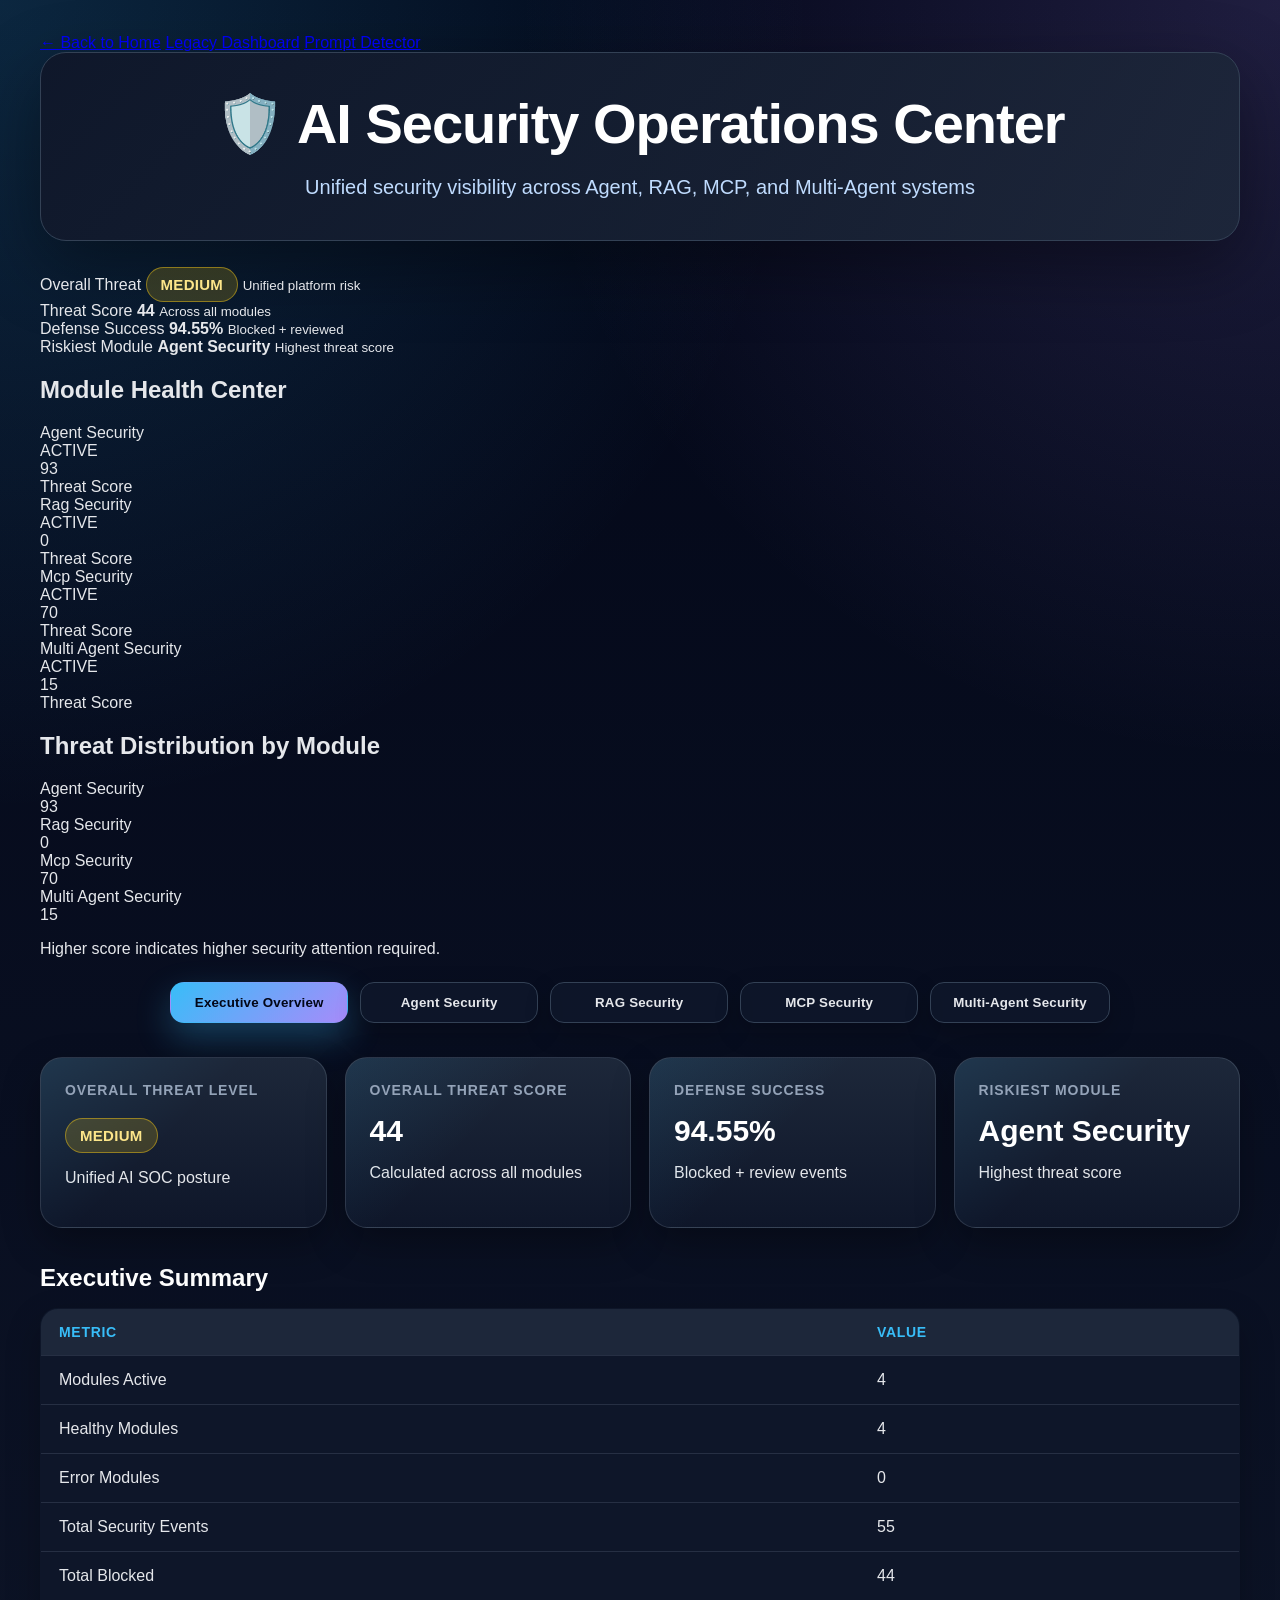
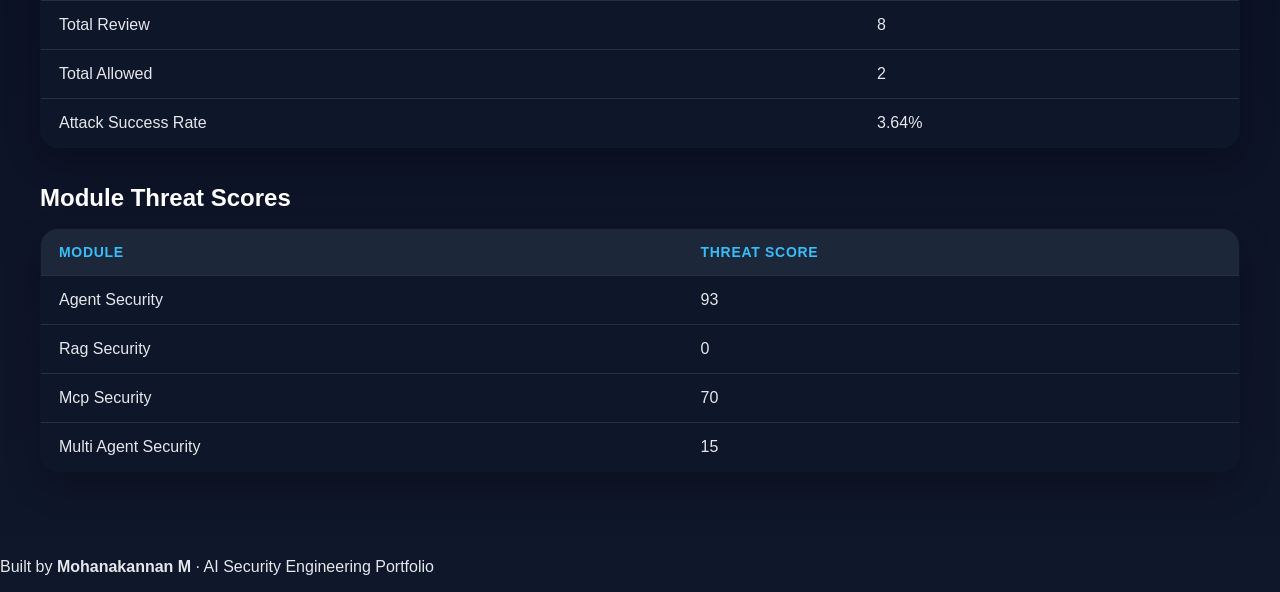
<file: ai-soc/index.html>
<!DOCTYPE html>
<html lang="en">
<head>
    <meta charset="UTF-8">
    <meta name="viewport" content="width=device-width, initial-scale=1.0">
    <title>AI Security Operations Center</title>
    <link rel="stylesheet" href="./style.css">
</head>
<body>

<div class="container">

    <div class="top-links">
        <a href="../index.html">← Back to Home</a>
        <a href="../ai-security-dashboard/index.html">Legacy Dashboard</a>
        <a href="../ai-prompt-detector/index.html">Prompt Detector</a>
    </div>

    <header>
        <h1>🛡️ AI Security Operations Center</h1>
        <p>Unified security visibility across Agent, RAG, MCP, and Multi-Agent systems</p>
    </header>

    <section id="executive-kpi-bar" class="executive-kpi-bar">
    <div class="kpi-card">
        <span class="kpi-label">Overall Threat</span>
        <strong id="kpi-threat-level">Loading...</strong>
        <small>Unified platform risk</small>
    </div>

    <div class="kpi-card">
        <span class="kpi-label">Threat Score</span>
        <strong id="kpi-threat-score">Loading...</strong>
        <small>Across all modules</small>
    </div>

    <div class="kpi-card">
        <span class="kpi-label">Defense Success</span>
        <strong id="kpi-defense-rate">Loading...</strong>
        <small>Blocked + reviewed</small>
    </div>

    <div class="kpi-card">
        <span class="kpi-label">Riskiest Module</span>
        <strong id="kpi-riskiest-module">Loading...</strong>
        <small>Highest threat score</small>
    </div>
</section>

<section id="module-health-center">
</section>

<section id="threat-distribution-chart">
</section>

    <nav class="tabs">
        <button class="tab active" data-tab="executive">Executive Overview</button>
        <button class="tab" data-tab="agent">Agent Security</button>
        <button class="tab" data-tab="rag">RAG Security</button>
        <button class="tab" data-tab="mcp">MCP Security</button>
        <button class="tab" data-tab="multi-agent">Multi-Agent Security</button>
    </nav>

    <main>
        <section id="executive" class="tab-content active"></section>
        <section id="agent" class="tab-content"></section>
        <section id="rag" class="tab-content"></section>
        <section id="mcp" class="tab-content"></section>
        <section id="multi-agent" class="tab-content"></section>
    </main>

</div>

<footer>
    <p>
        Built by <strong>Mohanakannan M</strong> · AI Security Engineering Portfolio
    </p>
</footer>

<script src="script.js"></script>
</body>
</html>
</file>
<file: ai-soc/style.css>
:root {
    --bg: #020617;
    --panel: #0f172a;
    --card: #111827;
    --card-light: #1e293b;
    --border: #334155;
    --text: #e5e7eb;
    --muted: #94a3b8;

    --blue: #38bdf8;
    --green: #22c55e;
    --yellow: #facc15;
    --red: #ef4444;
    --purple: #a78bfa;
}

* {
    box-sizing: border-box;
}

body {
    margin: 0;
    min-height: 100vh;
    font-family: "Segoe UI", Arial, sans-serif;
    background:
        radial-gradient(circle at top left, rgba(56, 189, 248, 0.18), transparent 32%),
        radial-gradient(circle at top right, rgba(167, 139, 250, 0.18), transparent 30%),
        linear-gradient(180deg, #020617, #0f172a);
    color: var(--text);
}

.container {
    width: min(1200px, 94%);
    margin: auto;
    padding: 34px 0 70px;
}

header {
    text-align: center;
    padding: 38px 26px;
    border: 1px solid var(--border);
    background:
        linear-gradient(135deg, rgba(15, 23, 42, 0.98), rgba(30, 41, 59, 0.82));
    border-radius: 26px;
    box-shadow: 0 24px 70px rgba(0, 0, 0, 0.38);
    margin-bottom: 26px;
}

header h1 {
    font-size: clamp(34px, 5vw, 56px);
    margin: 0 0 16px;
    letter-spacing: -1px;
    color: #ffffff;
}

header p {
    max-width: 760px;
    margin: auto;
    color: #bfdbfe;
    font-size: 20px;
    line-height: 1.45;
}

.tabs {
    display: flex;
    justify-content: center;
    gap: 12px;
    flex-wrap: wrap;
    margin: 24px 0 34px;
}

.tab {
    width: auto;
    min-width: 178px;
    border: 1px solid var(--border);
    background: rgba(15, 23, 42, 0.86);
    color: var(--text);
    padding: 12px 22px;
    border-radius: 14px;
    cursor: pointer;
    font-weight: 800;
    letter-spacing: 0.2px;
    transition: all 0.25s ease;
    box-shadow: 0 10px 26px rgba(0, 0, 0, 0.22);
}

.tab:hover {
    transform: translateY(-2px);
    border-color: var(--blue);
    color: #ffffff;
}

.tab.active {
    background: linear-gradient(135deg, var(--blue), var(--purple));
    color: #020617;
    border-color: transparent;
    box-shadow: 0 14px 34px rgba(56, 189, 248, 0.28);
}

.tab-content {
    display: none;
    animation: fadeIn 0.25s ease;
}

.tab-content.active {
    display: block;
}

.grid {
    display: grid;
    grid-template-columns: repeat(4, 1fr);
    gap: 18px;
}

.card {
    background:
        linear-gradient(180deg, rgba(30, 41, 59, 0.96), rgba(15, 23, 42, 0.96));
    border: 1px solid rgba(148, 163, 184, 0.22);
    border-radius: 22px;
    padding: 24px;
    min-height: 145px;
    box-shadow: 0 16px 38px rgba(0, 0, 0, 0.30);
    position: relative;
    overflow: hidden;
}

.card::before {
    content: "";
    position: absolute;
    inset: 0;
    background: linear-gradient(135deg, rgba(56, 189, 248, 0.10), transparent 45%);
    pointer-events: none;
}

.card h3 {
    margin: 0 0 16px;
    color: var(--muted);
    font-size: 14px;
    text-transform: uppercase;
    letter-spacing: 0.9px;
    position: relative;
}

.card .value {
    font-size: 30px;
    font-weight: 900;
    color: #ffffff;
    position: relative;
}

.section-title {
    margin: 36px 0 16px;
    font-size: 24px;
    color: #ffffff;
}

.table {
    width: 100%;
    border-collapse: collapse;
    overflow: hidden;
    border-radius: 18px;
    background: rgba(15, 23, 42, 0.92);
    border: 1px solid rgba(148, 163, 184, 0.22);
    box-shadow: 0 14px 35px rgba(0, 0, 0, 0.24);
}

.table th,
.table td {
    padding: 15px 18px;
    border-bottom: 1px solid rgba(148, 163, 184, 0.18);
}

.table th {
    text-align: left;
    color: var(--blue);
    background: rgba(30, 41, 59, 0.95);
    font-size: 14px;
    text-transform: uppercase;
    letter-spacing: 0.7px;
}

.table td {
    color: #e5e7eb;
}

.table tr:last-child td {
    border-bottom: none;
}

.badge {
    display: inline-block;
    padding: 8px 14px;
    border-radius: 999px;
    font-size: 15px;
    font-weight: 900;
    letter-spacing: 0.3px;
}

.high {
    background: rgba(239, 68, 68, 0.18);
    color: #fecaca;
    border: 1px solid rgba(239, 68, 68, 0.45);
}

.medium {
    background: rgba(250, 204, 21, 0.18);
    color: #fde68a;
    border: 1px solid rgba(250, 204, 21, 0.45);
}

.low {
    background: rgba(34, 197, 94, 0.18);
    color: #bbf7d0;
    border: 1px solid rgba(34, 197, 94, 0.45);
}

@keyframes fadeIn {
    from {
        opacity: 0;
        transform: translateY(6px);
    }

    to {
        opacity: 1;
        transform: translateY(0);
    }
}

@media (max-width: 950px) {
    .grid {
        grid-template-columns: repeat(2, 1fr);
    }

    .tab {
        min-width: 150px;
    }
}

@media (max-width: 600px) {
    .container {
        width: 94%;
        padding-top: 18px;
    }

    header {
        padding: 28px 18px;
    }

    .grid {
        grid-template-columns: 1fr;
    }

    .tab {
        width: 100%;
    }

    .muted {
        margin-top: 10px;
        color: var(--muted);
        font-size: 13px;
        position: relative;
    }

    .executive-kpi-bar {
        display: grid;
        grid-template-columns: repeat(4, 1fr);
        gap: 18px;
        margin: 26px 0 28px;
    }

    .kpi-card {
        background:
            linear-gradient(180deg, rgba(30, 41, 59, 0.98), rgba(15, 23, 42, 0.98));
        border: 1px solid rgba(148, 163, 184, 0.24);
        border-radius: 22px;
        padding: 22px;
        min-height: 150px;
        box-shadow: 0 18px 42px rgba(0, 0, 0, 0.28);
        position: relative;
        overflow: hidden;
    }

    .kpi-card::before {
        content: "";
        position: absolute;
        width: 140px;
        height: 140px;
        right: -55px;
        top: -55px;
        background: radial-gradient(circle, rgba(56, 189, 248, 0.22), transparent 70%);
    }

    .kpi-label {
        display: block;
        color: var(--muted);
        font-size: 13px;
        text-transform: uppercase;
        letter-spacing: 0.9px;
        margin-bottom: 14px;
        position: relative;
    }

    .kpi-card strong {
        display: block;
        font-size: 30px;
        color: #ffffff;
        position: relative;
        margin-bottom: 10px;
    }

    .kpi-card small {
        color: #93c5fd;
        position: relative;
    }

    .kpi-card .badge {
        font-size: 18px;
    }

    @media (max-width: 950px) {
        .executive-kpi-bar {
            grid-template-columns: repeat(2, 1fr);
        }
    }

    @media (max-width: 600px) {
        .executive-kpi-bar {
            grid-template-columns: 1fr;
        }
    }

    .module-health-grid {
        display: grid;
        grid-template-columns: repeat(4, 1fr);
        gap: 18px;
        margin-bottom: 30px;
    }

    .health-card {
        background:
            linear-gradient(
                180deg,
                rgba(30,41,59,.95),
                rgba(15,23,42,.95)
            );

        border: 1px solid rgba(148,163,184,.22);

        border-radius: 22px;

        padding: 22px;

        box-shadow:
            0 16px 38px rgba(0,0,0,.30);

        transition: all .25s ease;
    }

    .health-card:hover {
        transform: translateY(-4px);

        border-color: var(--blue);
    }

    .health-header {
        display: flex;

        justify-content: space-between;

        align-items: center;

        margin-bottom: 15px;
    }

    .health-title {
        font-size: 18px;

        font-weight: 700;

        color: white;
    }

    .health-status {
        padding: 6px 12px;

        border-radius: 999px;

        font-size: 12px;

        font-weight: 700;

        background: rgba(34,197,94,.18);

        color: #bbf7d0;

        border: 1px solid rgba(34,197,94,.4);
    }

    .health-threat {
        font-size: 30px;

        font-weight: 900;

        margin-bottom: 10px;
    }

    .health-label {
        color: var(--muted);

        font-size: 13px;
    }

    .health-high {
        color: #ef4444;
    }

    .health-medium {
        color: #facc15;
    }

    .health-low {
        color: #22c55e;
    }

    .section-header {
        font-size: 24px;

        font-weight: 800;

        margin-bottom: 18px;

        color: white;
    }

    @media (max-width: 950px) {

        .module-health-grid {
            grid-template-columns: repeat(2, 1fr);
        }

    }

    @media (max-width: 600px) {

        .module-health-grid {
            grid-template-columns: 1fr;
        }

    }

    .threat-chart {
        margin: 28px 0 34px;
        padding: 24px;
        border-radius: 24px;
        background:
            linear-gradient(
                180deg,
                rgba(30, 41, 59, 0.96),
                rgba(15, 23, 42, 0.96)
            );
        border: 1px solid rgba(148, 163, 184, 0.22);
        box-shadow: 0 16px 38px rgba(0, 0, 0, 0.30);
    }

    .chart-row {
        display: grid;
        grid-template-columns: 190px 1fr 55px;
        align-items: center;
        gap: 14px;
        margin: 16px 0;
    }

    .chart-label {
        color: #e5e7eb;
        font-weight: 700;
    }

    .chart-bar-bg {
        height: 16px;
        border-radius: 999px;
        background: rgba(51, 65, 85, 0.9);
        overflow: hidden;
    }

    .chart-bar {
        height: 100%;
        border-radius: 999px;
        background: linear-gradient(90deg, var(--blue), var(--purple));
    }

    .chart-score {
        text-align: right;
        font-weight: 900;
        color: white;
    }

    .chart-note {
        margin-top: 14px;
        color: var(--muted);
        font-size: 14px;
    }

    .top-links {
        display: flex;
        justify-content: flex-end;
        gap: 14px;
        margin-bottom: 18px;
        flex-wrap: wrap;
    }

    .top-links a {
        color: #93c5fd;
        text-decoration: none;
        font-weight: 700;
        font-size: 14px;
    }

    .top-links a:hover {
        color: white;
        text-decoration: underline;
    }

    footer {
        margin-top: 50px;
        padding: 26px;
        text-align: center;
        color: var(--muted);
        border-top: 1px solid rgba(148, 163, 184, 0.2);
    }

    footer strong {
        color: white;
    }

    @media (max-width: 600px) {
        .top-links {
            justify-content: center;
        }
    }

}
</file>
